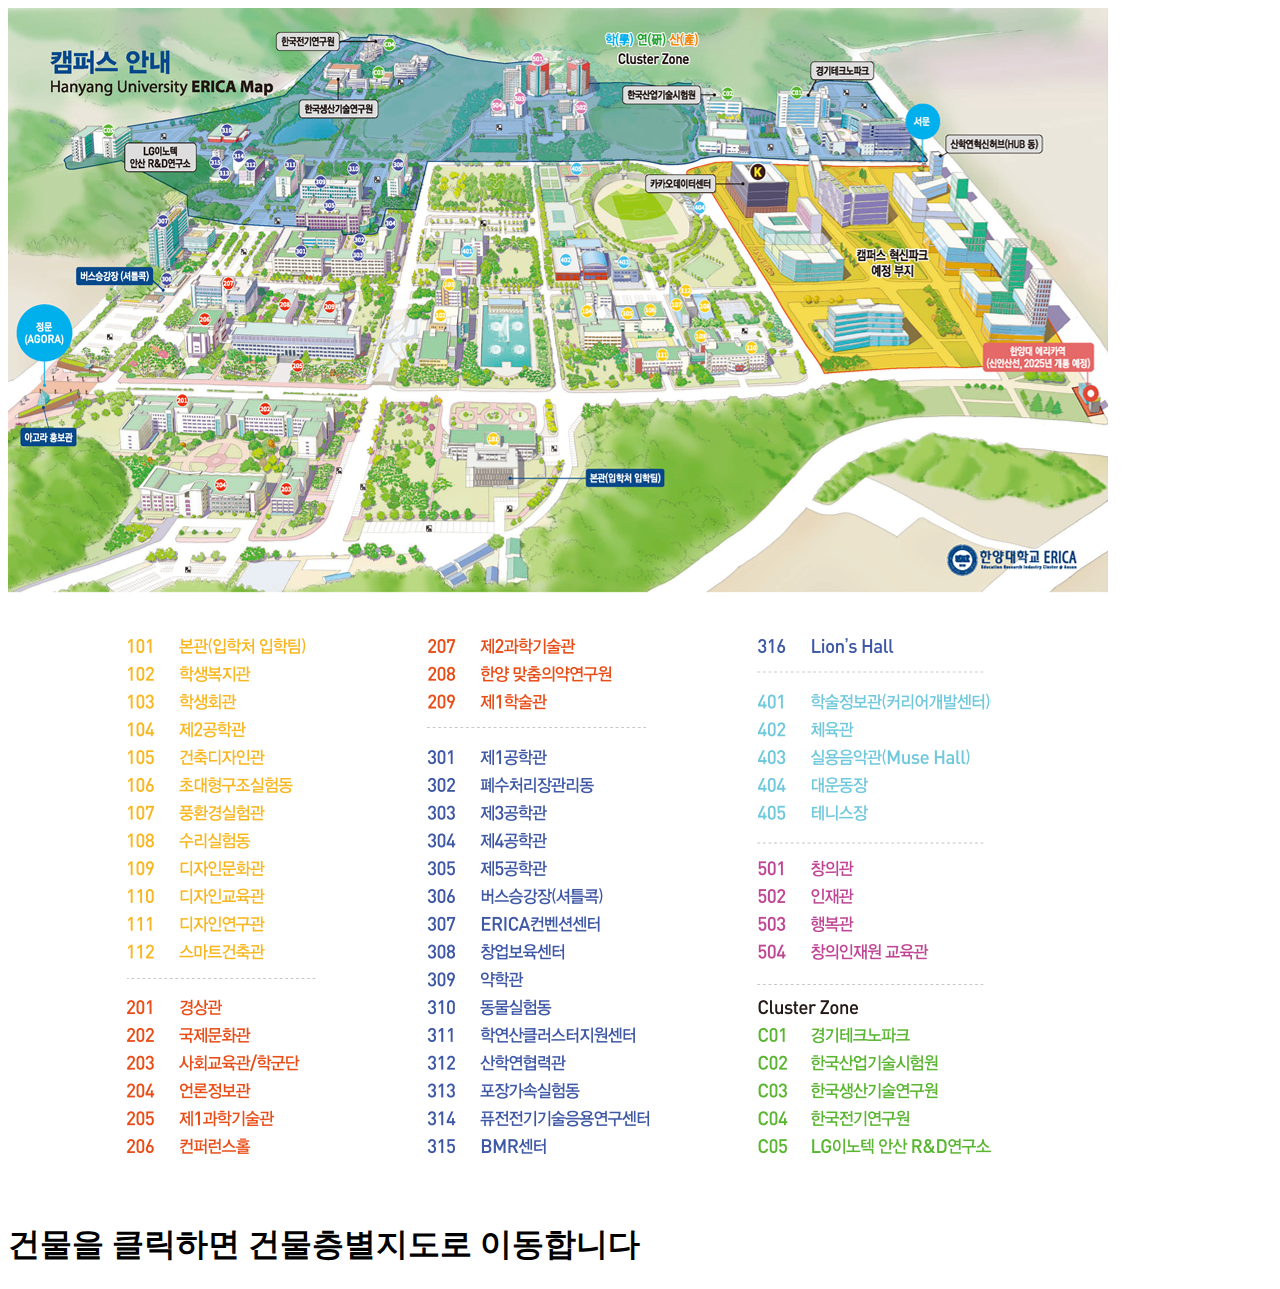
<file: index.html>
<!DOCTYPE html>
<html lang="en">
  <head>
    <meta charset="UTF-8" />
    <meta http-equiv="X-UA-Compatible" content="IE=edge" />
    <meta name="viewport" content="width=device-width, initial-scale=1.0" />
    <title>ERICA_MAP</title>

    <link rel="stylesheet" href="index.css" />

    <script src="https://code.jquery.com/jquery-3.6.0.min.js"></script>
    <script src="jquery.rwdImageMaps.js"></script>
    <script>
      $(document).ready(function (e) {
        $('img[usemap]').rwdImageMaps();

        $('area').on('click', function () {
          alert($(this).attr('alt') + ' clicked');
        });
      });
    </script>
  </head>
  <body>
    <img
      id="Image-Maps-Com-image-maps-2023-04-05-122458"
      src="2023erica.png"
      border="0"
      width="1100"
      height="1190"
      orgwidth="1100"
      orgheight="1190"
      usemap="#image-maps-2023-04-05-122458"
      alt=""
    />
    <map
      name="image-maps-2023-04-05-122458"
      id="ImageMapsCom-image-maps-2023-04-05-122458"
    >
      <area
        alt=""
        title="201"
        href="경상관.jpg"
        shape="rect"
        coords="119,379,214,446"
        target="_self"
      />

      <area
        alt=""
        title="202"
        href="[자료실] 국제문화관 건물 내부 구조도  네이버 블로그.jpg"
        shape="rect"
        coords="229,382,324,449"
        target="_self"
      />
      <area
        alt=""
        title="203"
        href=""
        shape="rect"
        coords="267,454,317,504"
        target="_self"
      />
      <area
        alt=""
        title="204"
        href="언정.jpg"
        shape="rect"
        coords="134,458,258,508"
        target="_self"
      />
      <area
        alt=""
        title="205"
        href="제일과기.jpg"
        shape="rect"
        coords="219,312,343,362"
        target="_self"
      />
      <area
        alt=""
        title="209"
        href="제일학술.jpg"
        shape="rect"
        coords="316,288,334,312"
        target="_self"
      />
      <area
        alt=""
        title="208"
        href=""
        shape="rect"
        coords="261,276,294,312"
        target="_self"
      />
      <area
        alt=""
        title="207"
        href="제2과기.jpg"
        shape="rect"
        coords="183,263,253,299"
        target="_self"
      />
      <area
        alt=""
        title="206"
        href=""
        shape="rect"
        coords="171,297,219,346"
        target="_self"
      />
      <area
        alt=""
        title="301"
        href="제1공.jpg"
        shape="rect"
        coords="269,221,328,270"
        target="_self"
      />
      <area
        alt=""
        title="303"
        href="제삼공.jpg"
        shape="rect"
        coords="327,243,386,266"
        target="_self"
      />
      <area
        alt=""
        title="304"
        href="제4공.jpg"
        shape="rect"
        coords="373,202,395,235"
        target="_self"
      />
      <area
        alt=""
        title="305"
        href="제5공.jpg"
        shape="rect"
        coords="288,193,364,220"
        target="_self"
      />
      <area
        alt=""
        title="308"
        href="404.html"
        shape="rect"
        coords="379,140,401,194"
        target="_self"
      />
      <area
        alt=""
        title="309"
        href="404.html"
        shape="rect"
        coords="289,176,346,193"
        target="_self"
      />
      <area
        alt=""
        title="310"
        href="404.html"
        shape="rect"
        coords="306,152,363,166"
        target="_self"
      />
      <area
        alt=""
        title="311"
        href="404.html"
        shape="rect"
        coords="266,146,294,172"
        target="_self"
      />
      <area
        alt=""
        title="312"
        href="404.html"
        shape="rect"
        coords="238,153,251,169"
        target="_self"
      />
      <area
        alt=""
        title="314"
        href="404.html"
        shape="rect"
        coords="223,140,236,155"
        target="_self"
      />
      <area
        alt=""
        title="313"
        href="404.html"
        shape="rect"
        coords="206,163,221,175"
        target="_self"
      />
      <area
        alt=""
        title="315"
        href="404.html"
        shape="rect"
        coords="199,138,219,157"
        target="_self"
      />
      <area
        alt=""
        title="316"
        href="404.html"
        shape="rect"
        coords="203,113,235,132"
        target="_self"
      />
      <area
        alt=""
        title="403"
        href="실음.jpg"
        shape="rect"
        coords="602,241,634,271"
        target="_self"
      />
      <area
        alt=""
        title="402"
        href="체.jpg"
        shape="rect"
        coords="543,237,575,267"
        target="_self"
      />
      <area
        alt=""
        title="401"
        href="학정.jpg"
        shape="rect"
        coords="430,215,473,260"
        target="_self"
      />
      <area
        alt=""
        title="103"
        href="404.html"
        shape="rect"
        coords="430,274,463,290"
        target="_self"
      />
      <area
        alt=""
        title="102"
        href="404.html"
        shape="rect"
        coords="416,297,467,354"
        target="_self"
      />
      <area
        alt=""
        title="101"
        href="404.html"
        shape="rect"
        coords="435,406,529,485"
        target="_self"
      />
      <area
        alt=""
        title="104"
        href="404.html"
        shape="rect"
        coords="560,274,604,339"
        target="_self"
      />
      <area
        alt=""
        title="105"
        href="404.html"
        shape="rect"
        coords="608,292,629,321"
        target="_self"
      />
      <area
        alt=""
        title="106"
        href="404.html"
        shape="rect"
        coords="634,291,658,320"
        target="_self"
      />
      <area
        alt=""
        title="111"
        href="404.html"
        shape="rect"
        coords="610,339,682,368"
        target="_self"
      />
      <area
        alt=""
        title="116"
        href="404.html"
        shape="rect"
        coords="702,336,774,365"
        target="_self"
      />
      <area
        alt=""
        title="107"
        href="404.html"
        shape="rect"
        coords="662,284,675,302"
        target="_self"
      />
      <area
        alt=""
        title="108"
        href="404.html"
        shape="rect"
        coords="688,291,710,313"
        target="_self"
      />
      <area
        alt=""
        title="109"
        href="404.html"
        shape="rect"
        coords="682,321,704,343"
        target="_self"
      />
      <area
        alt=""
        title="112"
        href="404.html"
        shape="rect"
        coords="674,277,681,287"
        target="_self"
      />
      <area
        alt=""
        title="501"
        href="창의.jpg"
        shape="rect"
        coords="518,39,543,89"
        target="_self"
      />
      <area
        alt=""
        title="502"
        href="인재.jpg"
        shape="rect"
        coords="553,85,578,135"
        target="_self"
      />
      <area
        alt=""
        title="503"
        href="행복.jpg"
        shape="rect"
        coords="498,57,512,107"
        target="_self"
      />
      <area
        alt=""
        title="504"
        href="404.html"
        shape="rect"
        coords="473,92,490,108"
        target="_self"
      />
      <area
        shape="rect"
        coords="1098,1188,1100,1190"
        alt="Image Map"
        title="Image Map"
        href="https://www.image-maps.com/"
      />
    </map>
    <h1>건물을 클릭하면 건물층별지도로 이동합니다</h1>
    <!--
    <script>
      window.onload = function () {
        document.addEventListener('mousemove', function (event) {
          var divRect = document.getElementById('con').getBoundingClientRect();
          var x = ((event.clientX - divRect.left) / divRect.width) * 100;
          var y = ((event.clientY - divRect.top) / divRect.height) * 100;
          console.log(
            '상대적인 마우스 위치:',
            x.toFixed(2) + '%',
            y.toFixed(2) + '%'
          );
        });
      };
    </script>

    
  --></body>
</html>
</file>
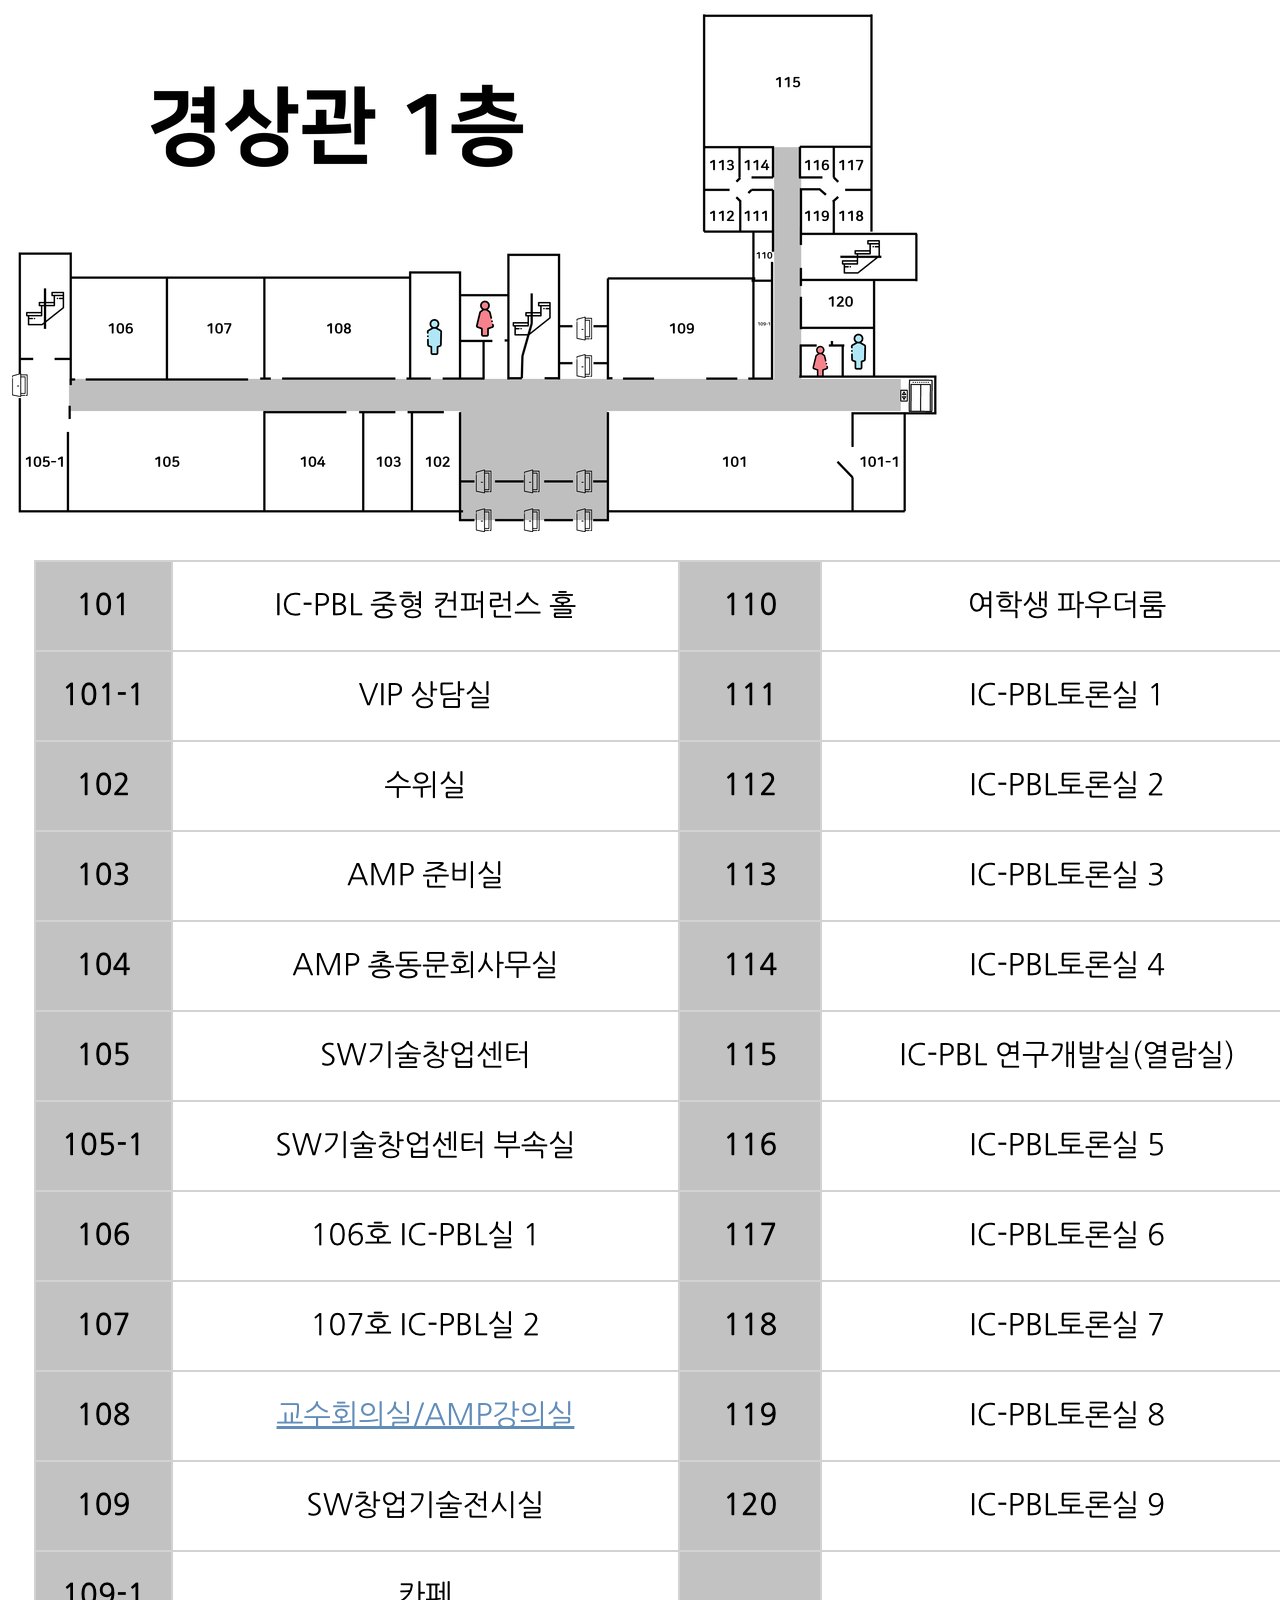
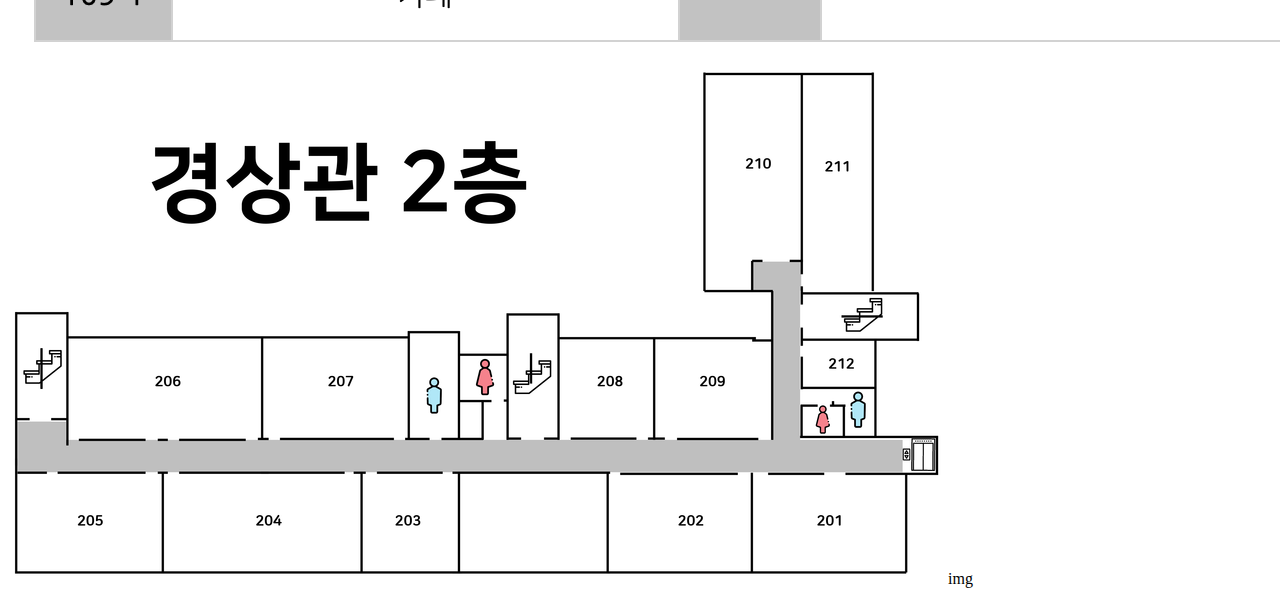
<file: 경상관.html>
<!DOCTYPE html>
<html lang="en">
  <head>
    <meta charset="UTF-8" />
    <meta http-equiv="X-UA-Compatible" content="IE=edge" />
    <meta name="viewport" content="width=device-width, initial-scale=1.0" />
    <title>경상관</title>
  </head>
  <body>
    <img src="경상_1층.png" alt="" /><img src="1층구조.png" alt="" /><img
      src="경상_2층.png"
      alt=""
    />
    img
  </body>
</html>
</file>
<file: index.css>
img[usemap]{
    border: none;
    height: auto;
    max-width: 100%;
    width: auto;
}
</file>
